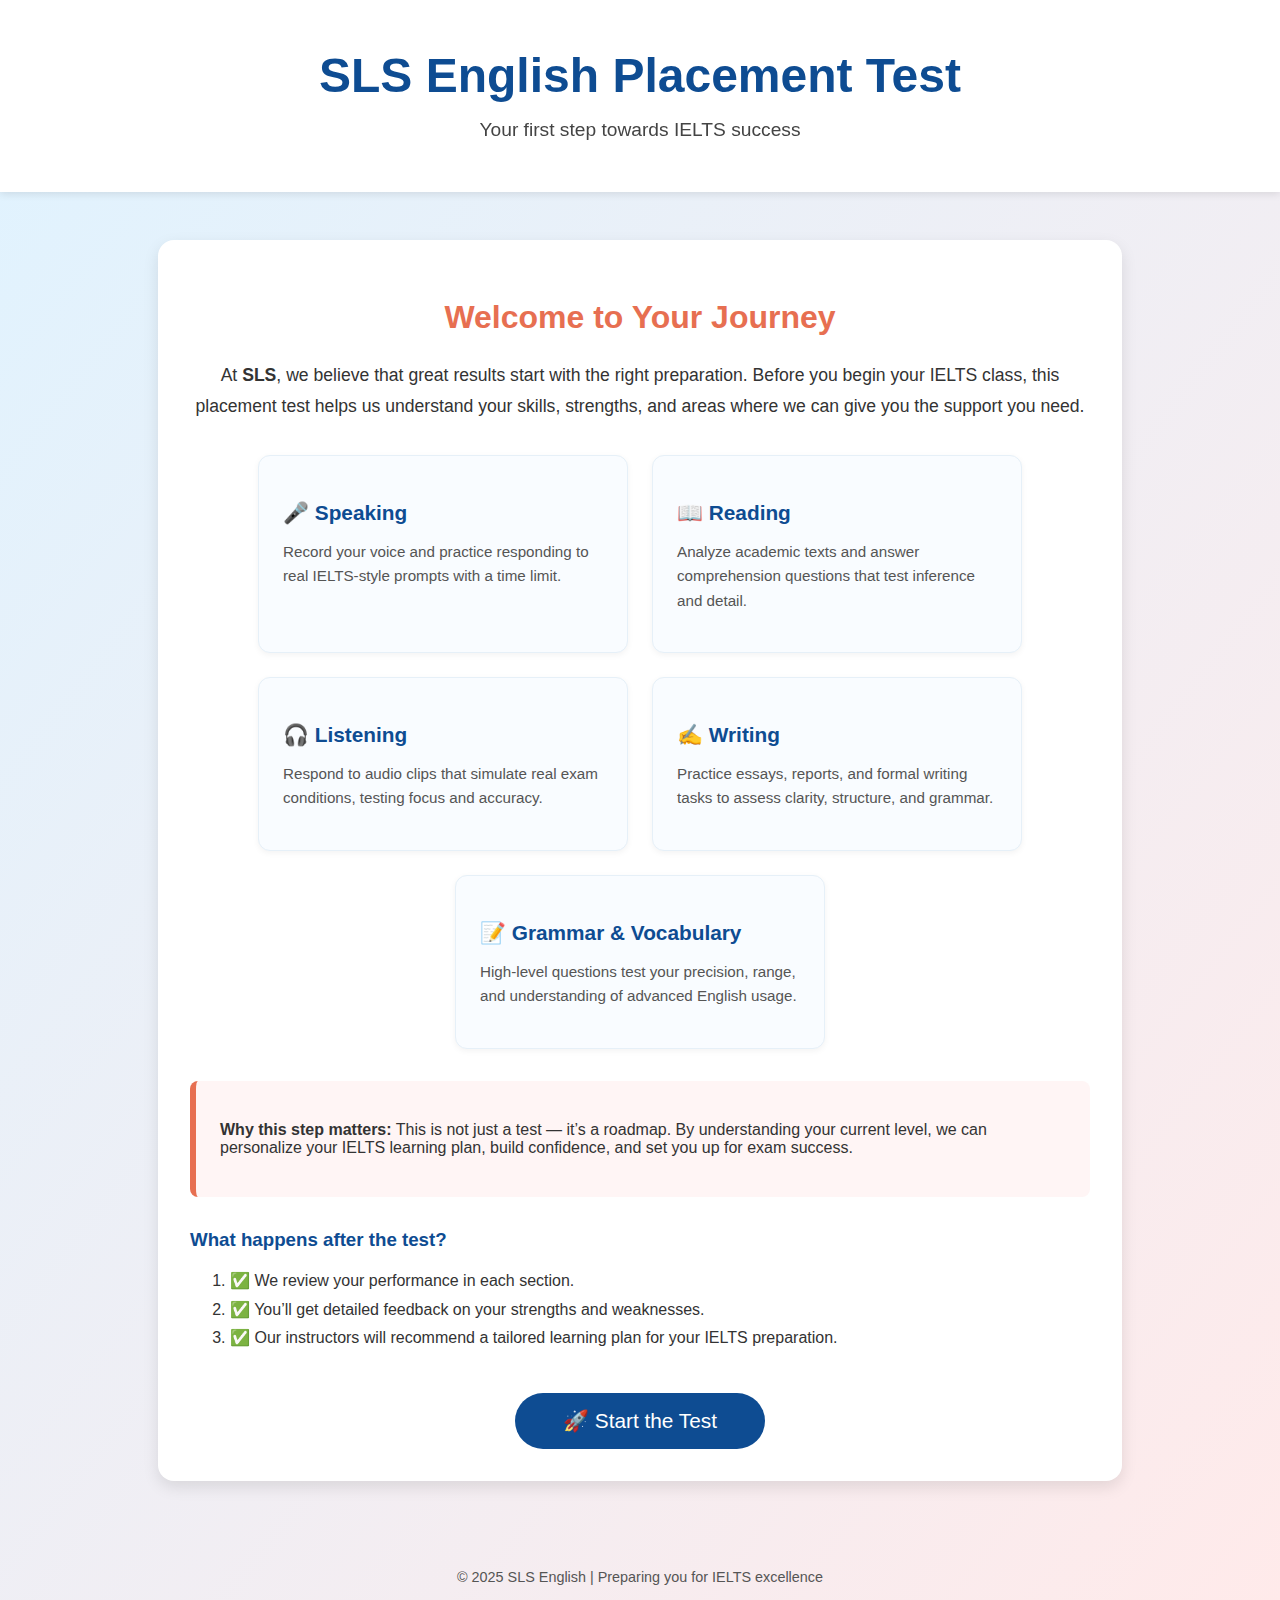
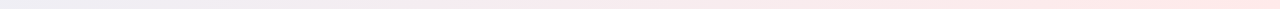
<file: pages/dex.html>
<!DOCTYPE html>
<html lang="en">
<head>
  <meta charset="UTF-8">
  <meta name="viewport" content="width=device-width, initial-scale=1.0">
  <title>SLS English Placement Test</title>
  <style>
    body {
      margin: 0;
      font-family: 'Open Sans', sans-serif;
      background: linear-gradient(to bottom right, #dff3ff, #ffeaea);
      color: #333;
    }

    header {
      text-align: center;
      padding: 3rem 1rem 2rem;
      background-color: #ffffffff;
      box-shadow: 0 2px 8px rgba(0,0,0,0.1);
	  top: 0;
	  z-index: 1000; /* keeps it above other content */
	  position: sticky;
    }
    header h1 {
      margin: 0;
      font-size: 3rem;
      color: #0E4C92;
    }
    header p {
      margin-top: 1rem;
      font-size: 1.2rem;
      color: #444;
    }

    main {
      max-width: 900px;
      margin: 3rem auto;
      padding: 2rem;
      background: white;
      border-radius: 16px;
      box-shadow: 0 6px 16px rgba(0,0,0,0.1);
    }

    main h2 {
      color: #E76F51;
      margin-bottom: 1.5rem;
      font-size: 2rem;
      text-align: center;
    }

    .intro {
      text-align: center;
      line-height: 1.8;
      font-size: 1.1rem;
      margin-bottom: 2rem;
    }

    .card-container {
		display: flex;
		flex-wrap: wrap;
		justify-content: center; /* centers items in the last row */
		gap: 1.5rem;
		margin-bottom: 2rem;
    }

    .card {
      background: #f9fcff;
      border: 1px solid #e6f0f8;
      padding: 1.5rem;
      border-radius: 12px;
      box-shadow: 0 2px 6px rgba(0,0,0,0.05);
      transition: 0.3s;
	  flex: 1 1 260px; /* min width 260px, flexible grow */
  max-width: 320px; /* optional */
    }
    .card:hover {
      transform: translateY(-4px);
      box-shadow: 0 4px 12px rgba(0,0,0,0.1);
    }
    .card h3 {
      color: #0E4C92;
      margin-bottom: 0.8rem;
      font-size: 1.3rem;
    }
    .card p {
      font-size: 0.95rem;
      line-height: 1.6;
      color: #555;
    }

    .important {
      background: #fff5f5;
      border-left: 6px solid #E76F51;
      padding: 1.5rem;
      border-radius: 8px;
      margin-bottom: 2rem;
      font-size: 1rem;
    }

    .steps {
      margin: 2rem 0;
    }
    .steps h3 {
      color: #0E4C92;
      margin-bottom: 1rem;
    }
    .steps ol {
      line-height: 1.8;
      font-size: 1rem;
    }

    .btn-container {
      text-align: center;
      margin-top: 2.5rem;
    }
    .btn {
      background: #0E4C92;
      color: white;
      padding: 1rem 3rem;
      border-radius: 50px;
      text-decoration: none;
      font-size: 1.3rem;
      transition: 0.3s ease;
      display: inline-block;
    }
    .btn:hover {
      background: #E76F51;
      transform: translateY(-3px);
    }

    footer {
      text-align: center;
      padding: 1.5rem;
      margin-top: 4rem;
      font-size: 0.9rem;
      color: #555;
    }
  </style>
</head>
<body>
  <header>
    <h1>SLS English Placement Test</h1>
    <p>Your first step towards IELTS success</p>
  </header>

  <main>
    <h2>Welcome to Your Journey</h2>

    <div class="intro">
      <p>
        At <strong>SLS</strong>, we believe that great results start with the right preparation.  
        Before you begin your IELTS class, this placement test helps us understand your skills,  
        strengths, and areas where we can give you the support you need.  
      </p>
    </div>

    <div class="card-container">
      <div class="card">
        <h3>🎤 Speaking</h3>
        <p>Record your voice and practice responding to real IELTS-style prompts with a time limit.</p>
      </div>
      <div class="card">
        <h3>📖 Reading</h3>
        <p>Analyze academic texts and answer comprehension questions that test inference and detail.</p>
      </div>
      <div class="card">
        <h3>🎧 Listening</h3>
        <p>Respond to audio clips that simulate real exam conditions, testing focus and accuracy.</p>
      </div>
      <div class="card">
        <h3>✍ Writing</h3>
        <p>Practice essays, reports, and formal writing tasks to assess clarity, structure, and grammar.</p>
      </div>
      <div class="card">
        <h3>📝 Grammar & Vocabulary</h3>
        <p>High-level questions test your precision, range, and understanding of advanced English usage.</p>
      </div>
    </div>

    <div class="important">
      <p><strong>Why this step matters:</strong>  
      This is not just a test — it’s a roadmap.  
      By understanding your current level, we can personalize your IELTS learning plan,  
      build confidence, and set you up for exam success.</p>
    </div>

    <div class="steps">
      <h3>What happens after the test?</h3>
      <ol>
        <li>✅ We review your performance in each section.</li>
        <li>✅ You’ll get detailed feedback on your strengths and weaknesses.</li>
        <li>✅ Our instructors will recommend a tailored learning plan for your IELTS preparation.</li>
      </ol>
    </div>

    <div class="btn-container">
      <a href="pages/part1intro.html" class="btn">🚀 Start the Test</a>
    </div>
  </main>

  <footer>
    &copy; 2025 SLS English | Preparing you for IELTS excellence
  </footer>
</body>
</html>
</file>
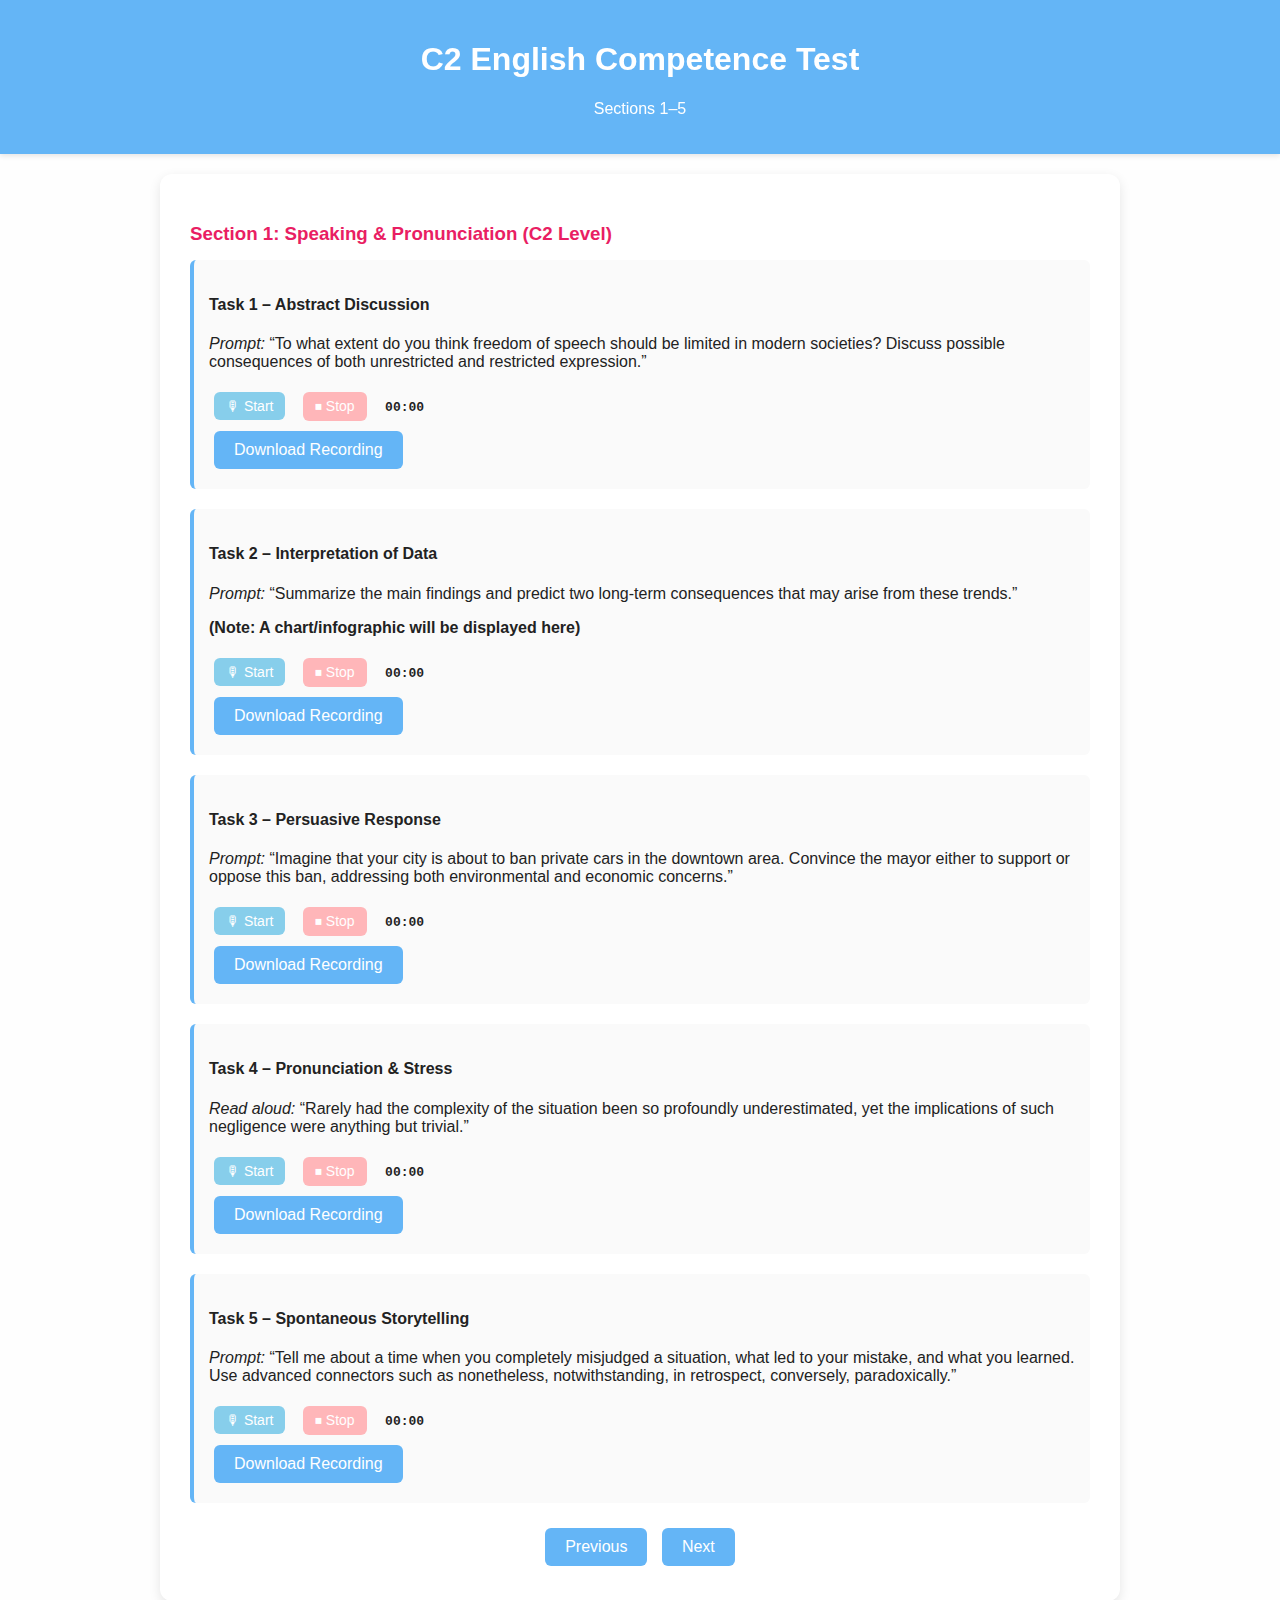
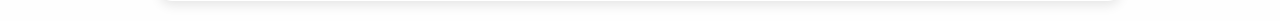
<file: pages/page1.html>
<!DOCTYPE html>
<html lang="en">
<head>
  <meta charset="UTF-8">
  <title>C2 English Competence Test</title>
  <link rel="stylesheet" href="../styles/style.css">
</head>
<body>

	<header>
	<h1>C2 English Competence Test</h1>
	<p>Sections 1–5</p>
	</header>

	<div class="container">

	<!-- Section 1 -->
	<div class="section active" id="section-1">
  <h3>Section 1: Speaking & Pronunciation (C2 Level)</h3>

  <!-- Task Template -->
  <div class="task">
    <h4>Task 1 – Abstract Discussion</h4>
    <p><em>Prompt:</em> “To what extent do you think freedom of speech should be limited in modern societies? Discuss possible consequences of both unrestricted and restricted expression.”</p>
    <div class="recorder" data-task="1"></div>
	<button id="downloadRecording">Download Recording</button>
  </div>

  <div class="task">
    <h4>Task 2 – Interpretation of Data</h4>
    <p><em>Prompt:</em> “Summarize the main findings and predict two long-term consequences that may arise from these trends.”</p>
    <p><strong>(Note: A chart/infographic will be displayed here)</strong></p>
    <div class="recorder" data-task="2"></div>
	<button id="downloadRecording">Download Recording</button>
  </div>

  <div class="task">
    <h4>Task 3 – Persuasive Response</h4>
    <p><em>Prompt:</em> “Imagine that your city is about to ban private cars in the downtown area. Convince the mayor either to support or oppose this ban, addressing both environmental and economic concerns.”</p>
    <div class="recorder" data-task="3"></div>
	<button id="downloadRecording">Download Recording</button>
  </div>

  <div class="task">
    <h4>Task 4 – Pronunciation & Stress</h4>
    <p><em>Read aloud:</em> “Rarely had the complexity of the situation been so profoundly underestimated, yet the implications of such negligence were anything but trivial.”</p>
    <div class="recorder" data-task="4"></div>
	<button id="downloadRecording">Download Recording</button>
  </div>

  <div class="task">
    <h4>Task 5 – Spontaneous Storytelling</h4>
    <p><em>Prompt:</em> “Tell me about a time when you completely misjudged a situation, what led to your mistake, and what you learned. Use advanced connectors such as nonetheless, notwithstanding, in retrospect, conversely, paradoxically.”</p>
    <div class="recorder" data-task="5"></div>
	<button id="downloadRecording">Download Recording</button>
  </div>
</div>

	<!-- Section 2 -->
	<div class="section" id="section-2">
	<h3>Section 2: Listening (C2 Level)</h3>

	<!-- Audio Placeholder -->
	<div class="task">
		<h4>Audio</h4>
		<audio controls>
		<source src="../audio/Listening_Test_Audio.mp3" type="audio/mpeg">
		Your browser does not support the audio element.
		</audio>
	</div>

	<!-- Toggle Script -->
	<div class="task">
		<button type="button" onclick="toggleScript()">Show/Hide Listening Script</button>
		<div id="listening-script" style="display:none; margin-top:10px; background:#fff0f5; padding:12px; border-radius:8px; font-size:14px;">
		<p><em>
		"When people imagine the history of innovation, they often picture a lone genius working tirelessly in isolation, eventually unveiling a revolutionary breakthrough. Yet, this narrative is misleading. Most transformative inventions were not sudden strokes of brilliance, but rather the culmination of countless incremental steps, frequently shaped by collaboration, error, and even sheer accident. The discovery of penicillin, for instance, was hardly the outcome of a meticulous experiment; instead, it emerged from Alexander Fleming’s seemingly trivial oversight—neglecting to clean a petri dish.
		</em></p>
		<p><em>
		Equally significant is the social and economic context in which innovations unfold. The steam engine did not transform society merely because of its mechanical efficiency, but because it aligned with the needs of an industrializing Europe eager for faster transport and mass production. Similarly, our current fascination with artificial intelligence is not solely due to its technical sophistication; it reflects broader cultural anxieties about human obsolescence and an appetite for efficiency that borders on obsession.
		</em></p>
		<p><em>
		Thus, to attribute innovation to individual brilliance alone is to misunderstand its essence. What truly propels human progress is the intricate interplay between chance, collaboration, and societal demand—factors far messier, and far more human, than the myth of the solitary genius would suggest."
		</em></p>
		</div>
	</div>

	<!-- Questions -->
	<div class="task">
		<h4>Q1 – Multiple Choice (Main Idea)</h4>
		<p>The central argument of the talk is that:</p>
		<label><input type="radio" name="q1"> a) Innovation primarily arises from solitary genius working in isolation.</label><br>
		<label><input type="radio" name="q1"> b) Most inventions are products of chance, teamwork, and societal needs rather than individual brilliance.</label><br>
		<label><input type="radio" name="q1"> c) The steam engine was more important than artificial intelligence in shaping human progress.</label><br>
		<label><input type="radio" name="q1"> d) Fleming’s discovery of penicillin was entirely deliberate and systematic.</label>
	</div>

	<div class="task">
		<h4>Q2 – Inference (Why?)</h4>
		<p>What does the speaker imply by describing society’s fascination with artificial intelligence as “an appetite for efficiency that borders on obsession”?</p>
		<label><input type="radio" name="q2"> a) Society values efficiency above almost everything else, sometimes irrationally.</label><br>
		<label><input type="radio" name="q2"> b) AI is already more efficient than humans in every context.</label><br>
		<label><input type="radio" name="q2"> c) Obsession with AI efficiency has eliminated all cultural anxieties.</label><br>
		<label><input type="radio" name="q2"> d) The desire for efficiency is unique to the modern technological era.</label>
	</div>

	<div class="task">
		<h4>Q3 – Paraphrase Recognition (Gap-fill)</h4>
		<p>Complete the sentence using the listening passage (exact wording not required, but meaning must match):</p>
		<p><em>The speaker argues that innovation is not merely a technical achievement but also depends on ______ and ______.</em></p>
		<input type="text" placeholder="Type your answer here..." style="width:100%; padding:8px; border-radius:6px;">
	</div>

	<div class="task">
		<h4>Q4 – Detail (Specific Example)</h4>
		<p>According to the passage, what role did context play in the impact of the steam engine?</p>
		<label><input type="radio" name="q4"> a) It became influential because its invention coincided with Europe’s industrialization needs.</label><br>
		<label><input type="radio" name="q4"> b) It was efficient enough to transform society without external factors.</label><br>
		<label><input type="radio" name="q4"> c) It spread widely because of its affordability to ordinary citizens.</label><br>
		<label><input type="radio" name="q4"> d) It was rejected at first due to fears of unemployment.</label>
	</div>

	<div class="task">
		<h4>Q5 – Critical Thinking (Beyond the Text)</h4>
		<p>The speaker contrasts the “myth of the solitary genius” with the actual drivers of innovation. Which of the following best captures this contrast?</p>
		<label><input type="radio" name="q5"> a) Genius is timeless, whereas context is temporary.</label><br>
		<label><input type="radio" name="q5"> b) Inventions succeed mainly due to accidents, not intelligence.</label><br>
		<label><input type="radio" name="q5"> c) Collaboration, chance, and social demand outweigh the role of isolated brilliance.</label><br>
		<label><input type="radio" name="q5"> d) The best innovations are always unexpected and unplanned.</label>
	</div>
	</div>

	<!-- Section 3 -->
	<div class="section" id="section-3">
	<h3>Section 3: Reading (C2 Level)</h3>

	<!-- Reading Passage -->
	<div class="task">
		<h4>Reading Passage</h4>
		<div style="max-height: 250px; overflow-y: auto; padding: 12px; background: #fefcff; border: 1px solid #e6e6fa; border-radius: 8px; font-size: 14px;">
		<p><em>
		"The concept of resilience has been widely adopted across disciplines, from ecology to psychology and economics. At first glance, resilience appears to denote a straightforward quality: the ability of a system or individual to ‘bounce back’ from adversity. Yet, on closer examination, the notion is far less simplistic. In ecological studies, resilience does not imply returning to a prior state, but rather the capacity of an ecosystem to absorb disturbances while continuing to function, even if in a transformed state. Likewise, in psychology, resilience is less about eliminating distress and more about sustaining meaningful engagement with life despite ongoing hardship.
		</em></p>
		<p><em>
		However, the widespread embrace of resilience as a buzzword has generated criticism. Some scholars argue that valorizing resilience risks obscuring structural inequities by placing responsibility on individuals to adapt, rather than on institutions to reform. For example, exhorting workers to develop resilience in the face of exploitative labor conditions may normalize injustice rather than challenge it. In this sense, resilience can become complicit with systems of power, quietly reinforcing the very problems it purports to address.
		</em></p>
		<p><em>
		On the other hand, rejecting resilience outright is equally problematic. To deny its significance is to overlook the undeniable fact that human and ecological systems alike do adapt, often in astonishingly creative ways. The challenge, therefore, lies in distinguishing between resilience as an empowering capacity and resilience as a rhetorical tool that excuses structural failure. Only by maintaining this distinction can we appreciate the concept’s complexity and avoid its misuse.
		</em></p>
		<p><em>
		Ultimately, resilience is neither an unqualified virtue nor an empty cliché. It is a contested terrain, reflecting both the promise of human adaptability and the perils of overlooking the conditions that necessitate it in the first place."
		</em></p>
		</div>
	</div>

	<!-- Questions -->
	<div class="task">
		<h4>Q1 – Vocabulary-in-Context</h4>
		<p>In the phrase “resilience can become complicit with systems of power,” the word <em>complicit</em> most nearly means:</p>
		<label><input type="radio" name="r1"> a) Actively resisting</label><br>
		<label><input type="radio" name="r1"> b) Passively supporting wrongdoing</label><br>
		<label><input type="radio" name="r1"> c) Operating independently</label><br>
		<label><input type="radio" name="r1"> d) Inevitably collapsing</label>
	</div>

	<div class="task">
		<h4>Q2 – Paraphrase / Gap-fill</h4>
		<p>Complete the sentence based on the text:</p>
		<p><em>In ecological terms, resilience refers to the ability of a system to ______ while still continuing to function, even if in a different form.</em></p>
		<input type="text" placeholder="Type your answer here..." style="width:100%; padding:8px; border-radius:6px;">
	</div>

	<div class="task">
		<h4>Q3 – Inference (Critical Thinking)</h4>
		<p>What criticism does the passage raise about the widespread use of resilience?</p>
		<label><input type="radio" name="r3"> a) It distracts from systemic injustices by overemphasizing individual coping.</label><br>
		<label><input type="radio" name="r3"> b) It is a meaningless concept with no real-world applications.</label><br>
		<label><input type="radio" name="r3"> c) It suggests ecosystems always return to their original state after disturbance.</label><br>
		<label><input type="radio" name="r3"> d) It proves individuals cannot adapt without institutional help.</label>
	</div>

	<div class="task">
		<h4>Q4 – Detail / Multiple Choice</h4>
		<p>According to the passage, why is rejecting resilience altogether problematic?</p>
		<label><input type="radio" name="r4"> a) Because resilience has no universally accepted definition.</label><br>
		<label><input type="radio" name="r4"> b) Because it ignores the genuine adaptive capacities of humans and ecosystems.</label><br>
		<label><input type="radio" name="r4"> c) Because resilience always improves exploitative systems.</label><br>
		<label><input type="radio" name="r4"> d) Because it proves institutions can never reform.</label>
	</div>

	<div class="task">
		<h4>Q5 – Critical Evaluation</h4>
		<p>Which of the following best reflects the author’s stance on resilience?</p>
		<label><input type="radio" name="r5"> a) It is always positive and should be encouraged uncritically.</label><br>
		<label><input type="radio" name="r5"> b) It is meaningless and should be abandoned.</label><br>
		<label><input type="radio" name="r5"> c) It has both empowering potential and risks of misuse, depending on context.</label><br>
		<label><input type="radio" name="r5"> d) It is only relevant in ecological and psychological studies, not social issues.</label>
	</div>
	</div>

	<!-- Section 4 -->
	<div class="section" id="section-4">
	<h3>Section 4: Writing Skills (C2 Level)</h3>

	<!-- Task 1 -->
	<div class="task">
		<h4>Task 1 – Formal Argument Essay</h4>
		<p><strong>Instructions:</strong> Write 250–300 words.</p>
		<p><em>"Some argue that technological innovation inevitably benefits society, while others contend that it often deepens inequality and erodes cultural values. To what extent do you agree or disagree? Support your response with well-reasoned arguments and examples."</em></p>
		<textarea rows="10" placeholder="Type your essay here..."></textarea>
	</div>

	<!-- Task 2 -->
	<div class="task">
		<h4>Task 2 – Report Writing</h4>
		<p><strong>Instructions:</strong> Draft a concise report (200–250 words).</p>
		<p><em>"You are a policy analyst for a government department. Draft a concise report advising whether your city should prioritize investment in renewable energy infrastructure or in advanced digital technologies. Your report should weigh both short-term economic benefits and long-term sustainability."</em></p>
		<textarea rows="10" placeholder="Type your report here..."></textarea>
	</div>

	<!-- Task 3 -->
	<div class="task">
		<h4>Task 3 – Critical Response</h4>
		<p><strong>Instructions:</strong> Respond in 200–250 words.</p>
		<p><em>"A recent article claims that resilience has become a dangerous distraction, encouraging individuals to adapt to harmful conditions rather than fight for change. Do you agree with this critique? Evaluate the strengths and weaknesses of this perspective."</em></p>
		<textarea rows="10" placeholder="Type your response here..."></textarea>
	</div>

	<!-- Task 4 -->
	<div class="task">
		<h4>Task 4 – Creative Narrative with Constraints</h4>
		<p><strong>Instructions:</strong> Write a short story (200–250 words).</p>
		<p><em>Your story must include:</em></p>
		<ul>
		<li>A moment of miscommunication that has serious consequences.</li>
		<li>At least three of the following words: paradox, hindsight, precarious, labyrinth, fleeting.</li>
		</ul>
		<textarea rows="10" placeholder="Type your story here..."></textarea>
	</div>

	<!-- Task 5 -->
	<div class="task">
		<h4>Task 5 – Formal Email (Register Test)</h4>
		<p><strong>Instructions:</strong> Write 150–200 words.</p>
		<p><em>"You are applying for a highly competitive international fellowship. Write a formal email to the selection committee highlighting your qualifications, experiences, and the specific ways you would contribute to the fellowship’s mission. Maintain an appropriately formal tone and avoid clichés."</em></p>
		<textarea rows="8" placeholder="Type your email here..."></textarea>
	</div>
	</div>


	<!-- Section 5 -->
	<div class="section" id="section-5">
	<h3>Section 5: Grammar & Vocabulary (C2 Level)</h3>

	<!-- Q1 -->
	<div class="task">
		<h4>Q1 – Error Correction</h4>
		<p>The sentence below contains two errors. Rewrite it correctly.</p>
		<blockquote>"Hardly I had arrived to the conference when I realized I left my notes at home."</blockquote>
		<textarea rows="3" placeholder="Rewrite the correct sentence here..."></textarea>
	</div>

	<!-- Q2 -->
	<div class="task">
		<h4>Q2 – Advanced Gap-fill (Collocations & Idiomatic Use)</h4>
		<p>Complete the sentence with the most appropriate word/phrase:</p>
		<p><em>"Although the minister’s speech was full of elegant rhetoric, it completely failed to ______ with the concerns of the ordinary citizens."</em></p>
		<label><input type="radio" name="q2"> a) resonate</label><br>
		<label><input type="radio" name="q2"> b) reverberate</label><br>
		<label><input type="radio" name="q2"> c) echoe</label><br>
		<label><input type="radio" name="q2"> d) reverence</label>
	</div>

	<!-- Q3 -->
	<div class="task">
		<h4>Q3 – Word Formation</h4>
		<p>Complete the sentence with the correct form of the word in brackets:</p>
		<p><em>"Her constant ______ (ASSERT) during the negotiations made it clear she would not concede easily."</em></p>
		<input type="text" placeholder="Type your answer here...">
	</div>

	<!-- Q4 -->
	<div class="task">
		<h4>Q4 – Sentence Transformation</h4>
		<p>Rewrite the sentence so that it has the same meaning, beginning with the word given.</p>
		<p><em>"They started the project only after the funding had been approved."</em></p>
		<p><strong>Begin with:</strong> <em>"Only after..."</em></p>
		<textarea rows="3" placeholder="Rewrite the sentence here..."></textarea>
	</div>

	<!-- Q5 -->
	<div class="task">
		<h4>Q5 – Lexical Precision (Multiple Choice)</h4>
		<p>Choose the word that best fits the context:</p>
		<p><em>"The scientist argued that the data was too ______ to justify drawing such sweeping conclusions."</em></p>
		<label><input type="radio" name="q5"> a) tenuous</label><br>
		<label><input type="radio" name="q5"> b) vigorous</label><br>
		<label><input type="radio" name="q5"> c) prodigious</label><br>
		<label><input type="radio" name="q5"> d) conspicuous</label>
	</div>
	</div>

	<!-- Navigation -->
	<div class="navigation">
		<button onclick="prevSection()">Previous</button>
		<button onclick="nextSection()">Next</button>
		<button onclick="submitQuiz()" id="submitBtn" style="display:none;">Submit</button>
	</div>
	</div>
	<script src="../scripts/script.js"></script>
</body>
</html>
</file>
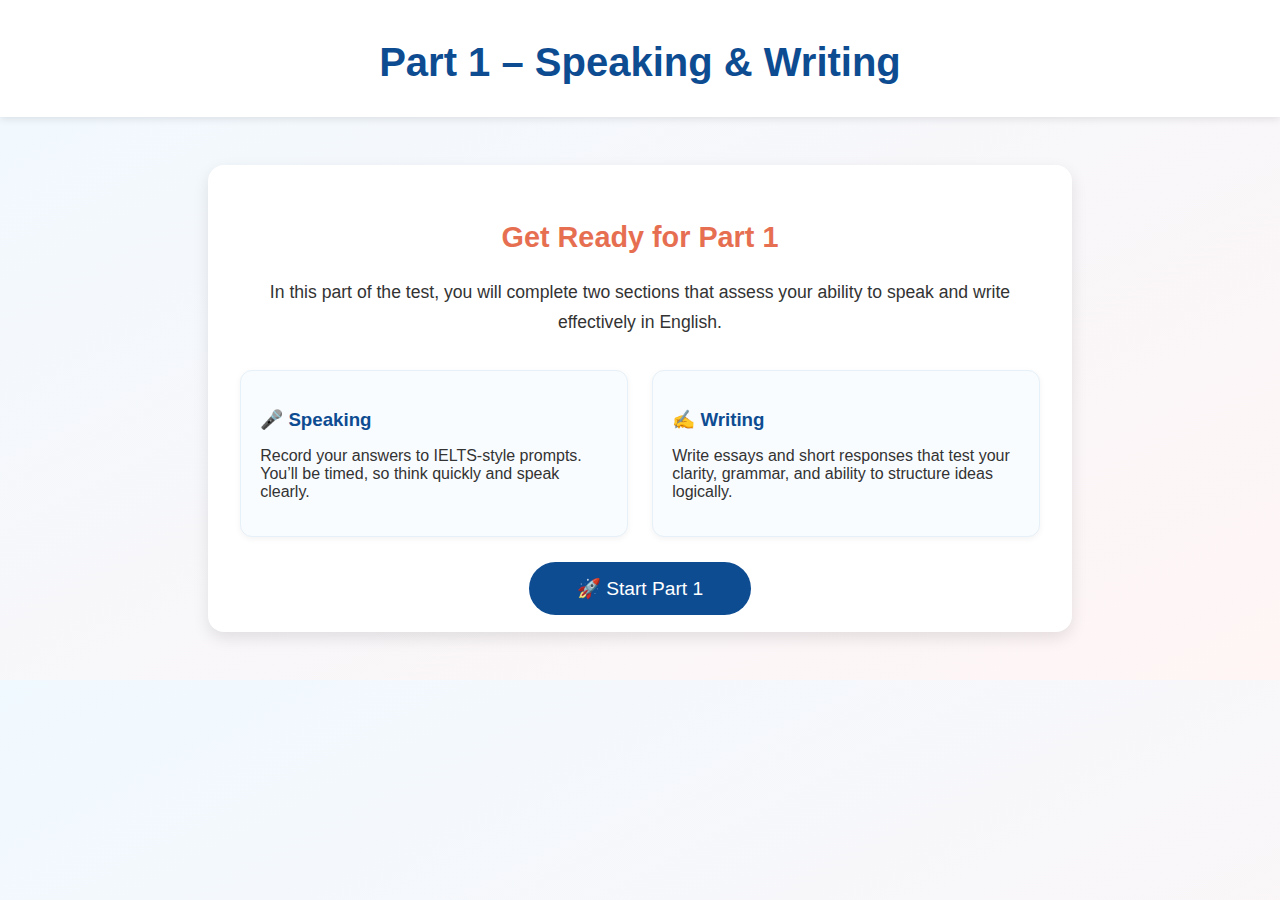
<file: pages/part1intro.html>
<!DOCTYPE html>
<html lang="en">
<head>
  <meta charset="UTF-8">
  <meta name="viewport" content="width=device-width, initial-scale=1.0">
  <title>SLS Placement Test – Part 1</title>
  <style>
    body {
      margin: 0;
      font-family: 'Open Sans', sans-serif;
      background: linear-gradient(to bottom right, #f0f9ff, #fff5f5);
      color: #333;
    }
    header {
      text-align: center;
      padding: 2.5rem 1rem 2rem;
      background-color: #ffffff;
      box-shadow: 0 2px 8px rgba(0,0,0,0.1);
    }
    header h1 {
      margin: 0;
      font-size: 2.5rem;
      color: #0E4C92;
    }
    main {
      max-width: 800px;
      margin: 3rem auto;
      padding: 2rem;
      background: white;
      border-radius: 16px;
      box-shadow: 0 6px 16px rgba(0,0,0,0.1);
    }
    main h2 {
      color: #E76F51;
      margin-bottom: 1.5rem;
      font-size: 1.8rem;
      text-align: center;
    }
    .intro {
      text-align: center;
      font-size: 1.1rem;
      line-height: 1.7;
      margin-bottom: 2rem;
    }
    .card-container {
      display: flex;
      flex-wrap: wrap;
      justify-content: center;
      gap: 1.5rem;
    }
    .card {
      background: #f9fcff;
      border: 1px solid #e6f0f8;
      padding: 1.2rem;
      border-radius: 12px;
      box-shadow: 0 2px 6px rgba(0,0,0,0.05);
      flex: 1 1 300px;
      transition: 0.3s;
    }
    .card:hover {
      transform: translateY(-3px);
      box-shadow: 0 4px 10px rgba(0,0,0,0.1);
    }
    .card h3 {
      color: #0E4C92;
      margin-bottom: 0.8rem;
    }
    .btn-container {
      text-align: center;
      margin-top: 2.5rem;
    }
    .btn {
      background: #0E4C92;
      color: white;
      padding: 1rem 3rem;
      border-radius: 50px;
      text-decoration: none;
      font-size: 1.2rem;
      transition: 0.3s ease;
    }
    .btn:hover {
      background: #E76F51;
      transform: translateY(-3px);
    }
  </style>
</head>
<body>
  <header>
    <h1>Part 1 – Speaking & Writing</h1>
  </header>

  <main>
    <h2>Get Ready for Part 1</h2>
    <div class="intro">
      <p>In this part of the test, you will complete two sections that assess your ability to speak and write effectively in English.</p>
    </div>

    <div class="card-container">
      <div class="card">
        <h3>🎤 Speaking</h3>
        <p>Record your answers to IELTS-style prompts. You’ll be timed, so think quickly and speak clearly.</p>
      </div>
      <div class="card">
        <h3>✍ Writing</h3>
        <p>Write essays and short responses that test your clarity, grammar, and ability to structure ideas logically.</p>
      </div>
    </div>

    <div class="btn-container">
      <a href="part1main.html" class="btn">🚀 Start Part 1</a>
    </div>
  </main>
</body>
</html>
</file>
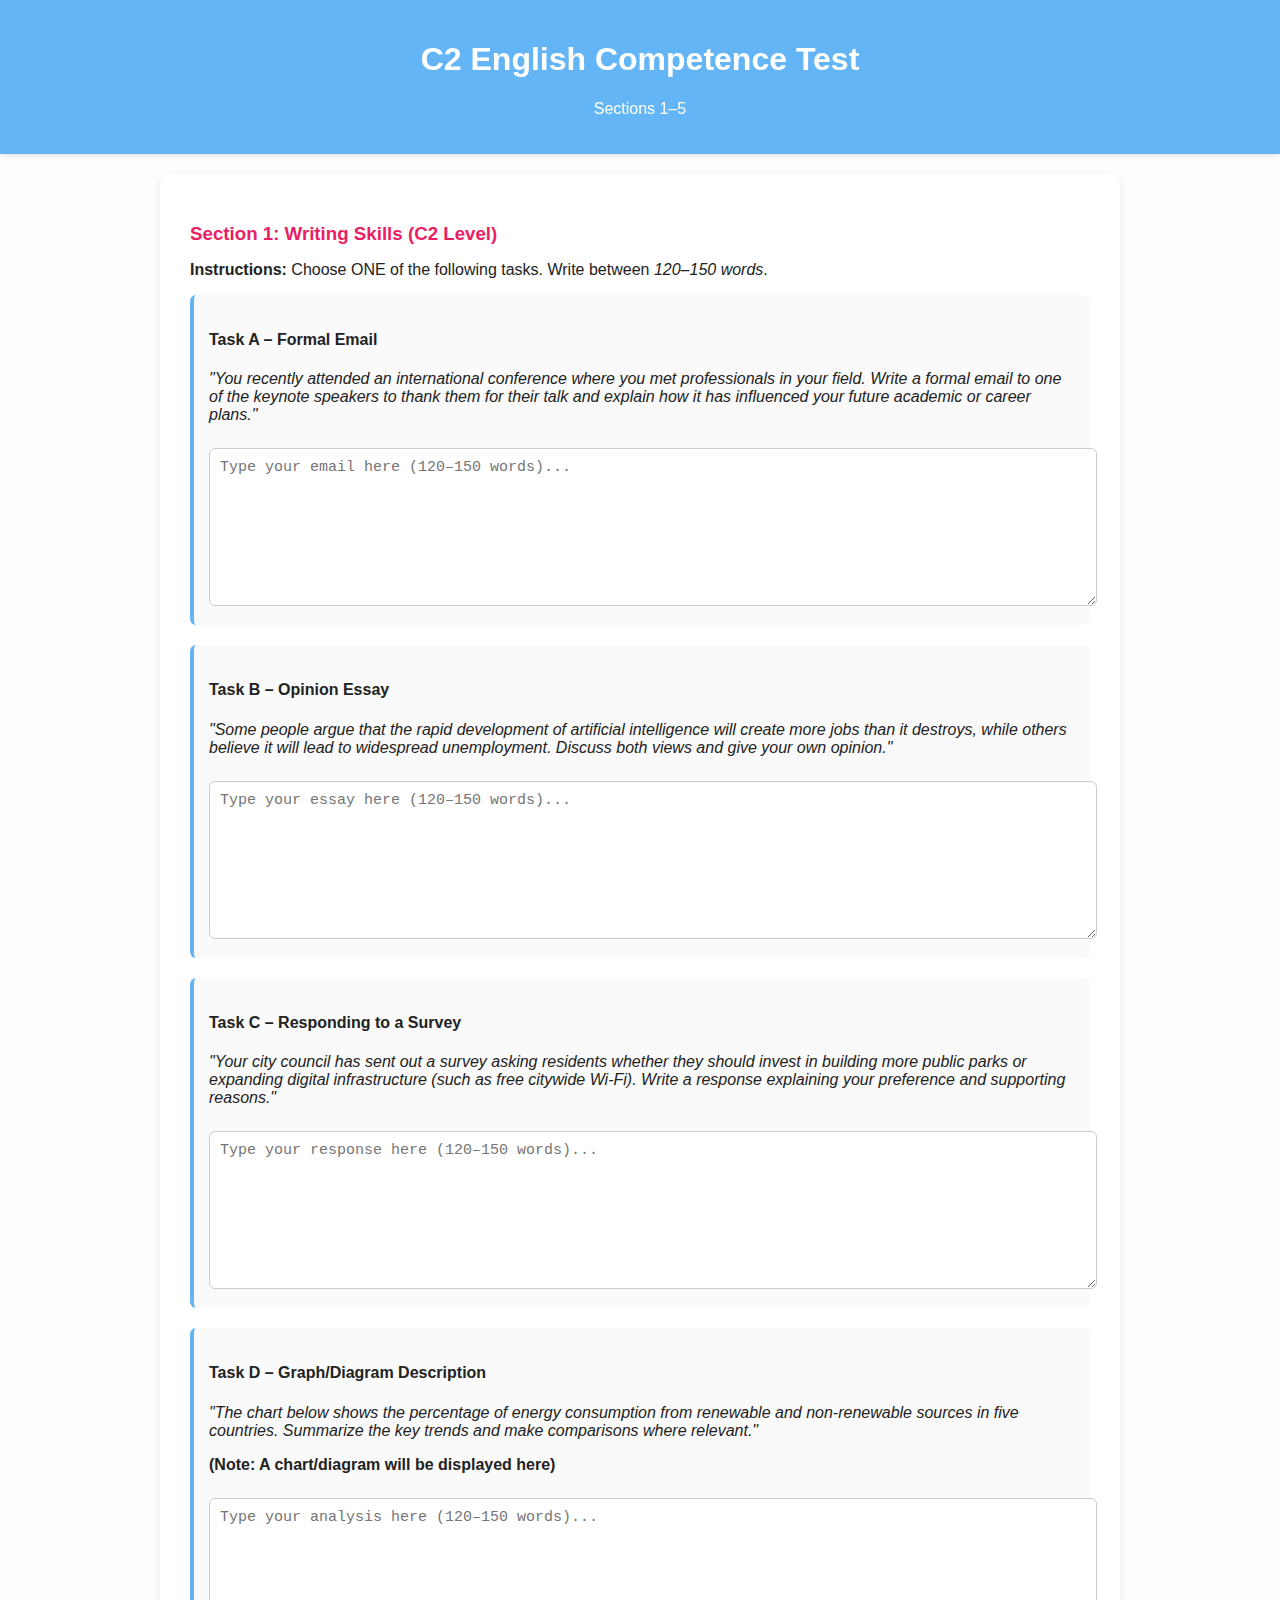
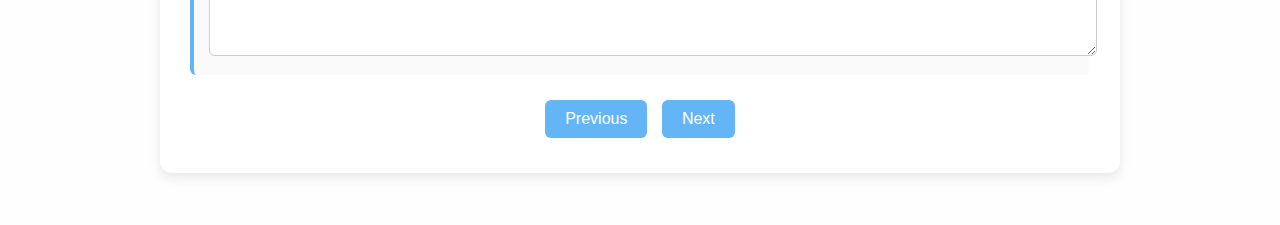
<file: pages/part1main.html>
<!DOCTYPE html>
<html lang="en">
<head>
  <meta charset="UTF-8">
  <title>C2 English Competence Test</title>
  <link rel="stylesheet" href="../styles/style.css">
</head>
<body>

<header>
  <h1>C2 English Competence Test</h1>
  <p>Sections 1–5</p>
</header>

<div class="container">

  <!-- Section 1 (Writing) -->
<div class="section active" id="section-1">
  <h3>Section 1: Writing Skills (C2 Level)</h3>
  <p><strong>Instructions:</strong> Choose ONE of the following tasks. Write between <em>120–150 words</em>.</p>

  <!-- Task A – Formal Email / Letter -->
  <div class="task">
    <h4>Task A – Formal Email</h4>
    <p><em>
      "You recently attended an international conference where you met professionals in your field. Write a formal email to one of the keynote speakers to thank them for their talk and explain how it has influenced your future academic or career plans."
    </em></p>
    <textarea rows="8" placeholder="Type your email here (120–150 words)..."></textarea>
  </div>

  <!-- Task B – IELTS-Type Essay -->
  <div class="task">
    <h4>Task B – Opinion Essay</h4>
    <p><em>
      "Some people argue that the rapid development of artificial intelligence will create more jobs than it destroys, while others believe it will lead to widespread unemployment. Discuss both views and give your own opinion."
    </em></p>
    <textarea rows="8" placeholder="Type your essay here (120–150 words)..."></textarea>
  </div>

  <!-- Task C – CELPIP-Type Survey Response -->
  <div class="task">
    <h4>Task C – Responding to a Survey</h4>
    <p><em>
      "Your city council has sent out a survey asking residents whether they should invest in building more public parks or expanding digital infrastructure (such as free citywide Wi-Fi). Write a response explaining your preference and supporting reasons."
    </em></p>
    <textarea rows="8" placeholder="Type your response here (120–150 words)..."></textarea>
  </div>

  <!-- Task D – Graph/Diagram Analysis -->
  <div class="task">
    <h4>Task D – Graph/Diagram Description</h4>
    <p><em>
      "The chart below shows the percentage of energy consumption from renewable and non-renewable sources in five countries. Summarize the key trends and make comparisons where relevant."
    </em></p>
    <p><strong>(Note: A chart/diagram will be displayed here)</strong></p>
    <textarea rows="8" placeholder="Type your analysis here (120–150 words)..."></textarea>
  </div>
</div>


  <!-- Section 2 (Speaking) -->
<div class="section" id="section-2">
  <h3>Section 2: Speaking & Pronunciation (C2 Level)</h3>
  <p><strong>Instructions:</strong> Answer <em>all three</em> tasks below. 
  Speak for <em>no more than 1.5 minutes</em> per task. 
  After completing the section, <em>download your recordings and forward them</em> to your examiner.</p>

  <!-- Task 1 – Abstract Discussion -->
  <div class="task">
    <h4>Task 1 – Abstract Discussion</h4>
    <p><em>Prompt:</em> “To what extent do you think freedom of speech should be limited in modern societies? Discuss possible consequences of both unrestricted and restricted expression.”</p>
    <div class="recorder" data-task="1"></div>
    <button class="downloadRecording">Download Recording</button>
  </div>

  <!-- Task 2 – Interpretation of Data -->
  <div class="task">
    <h4>Task 2 – Interpretation of Data</h4>
    <p><em>Prompt:</em> “Summarize the main findings and predict two long-term consequences that may arise from these trends.”</p>
    <p><strong>(Note: A chart/infographic will be displayed here)</strong></p>
    <div class="recorder" data-task="2"></div>
    <button class="downloadRecording">Download Recording</button>
  </div>

  <!-- Task 3 – Persuasive Response -->
  <div class="task">
    <h4>Task 3 – Persuasive Response</h4>
    <p><em>Prompt:</em> “Imagine that your city is about to ban private cars in the downtown area. Convince the mayor either to support or oppose this ban, addressing both environmental and economic concerns.”</p>
    <div class="recorder" data-task="3"></div>
    <button class="downloadRecording">Download Recording</button>
  </div>
</div>

  <!-- Navigation -->
  <div class="navigation">
    <button onclick="prevSection()">Previous</button>
    <button onclick="nextSection()">Next</button>
    <button onclick="submitQuiz()" id="submitBtn" style="display:none;">Submit</button>
  </div>
</div>

<script src="../scripts/script.js"></script>
</body>
</html>
</file>
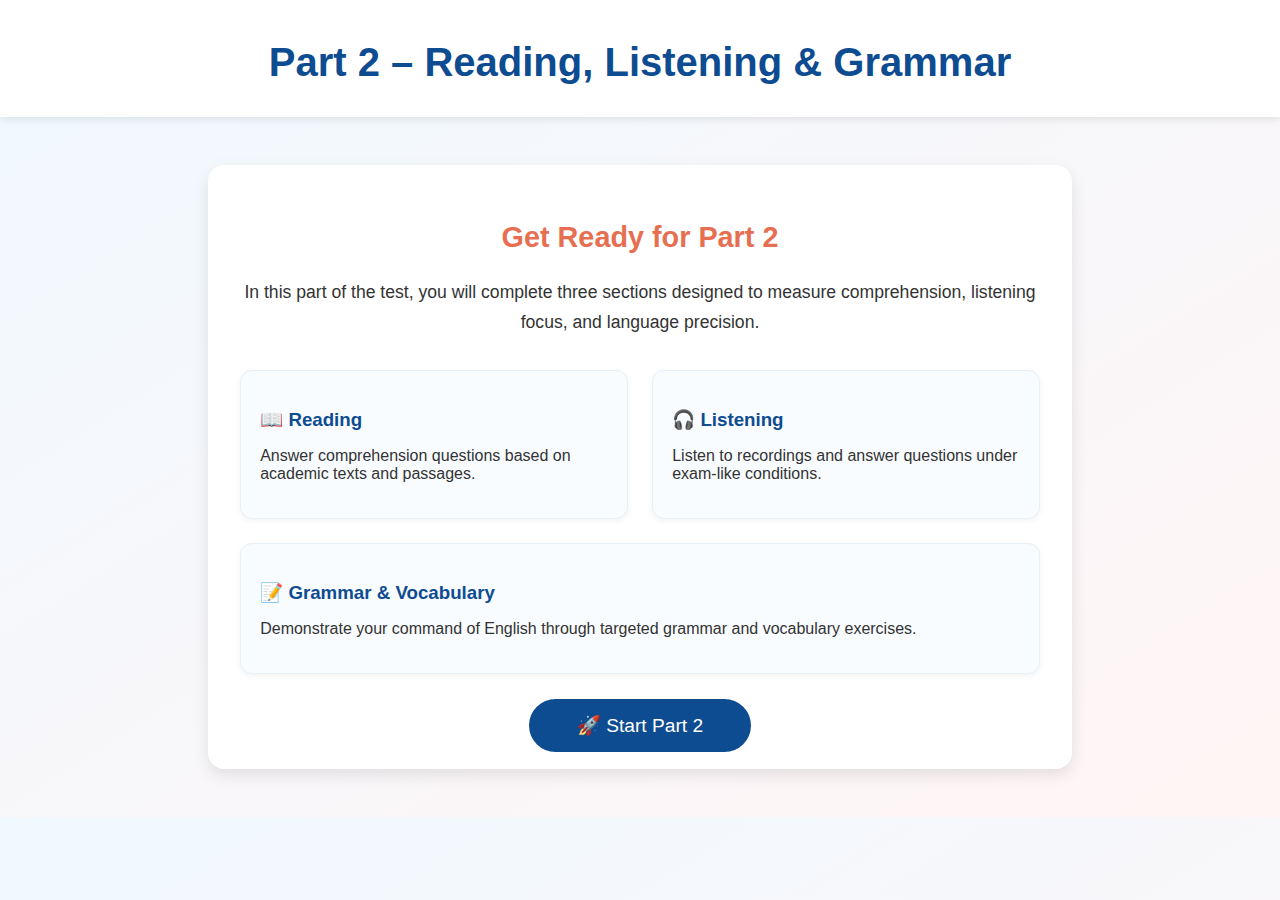
<file: pages/part2intro.html>
<!DOCTYPE html>
<html lang="en">
<head>
  <meta charset="UTF-8">
  <meta name="viewport" content="width=device-width, initial-scale=1.0">
  <title>SLS Placement Test – Part 2</title>
  <style>
    body {
      margin: 0;
      font-family: 'Open Sans', sans-serif;
      background: linear-gradient(to bottom right, #f0f9ff, #fff5f5);
      color: #333;
    }
    header {
      text-align: center;
      padding: 2.5rem 1rem 2rem;
      background-color: #ffffff;
      box-shadow: 0 2px 8px rgba(0,0,0,0.1);
    }
    header h1 {
      margin: 0;
      font-size: 2.5rem;
      color: #0E4C92;
    }
    main {
      max-width: 800px;
      margin: 3rem auto;
      padding: 2rem;
      background: white;
      border-radius: 16px;
      box-shadow: 0 6px 16px rgba(0,0,0,0.1);
    }
    main h2 {
      color: #E76F51;
      margin-bottom: 1.5rem;
      font-size: 1.8rem;
      text-align: center;
    }
    .intro {
      text-align: center;
      font-size: 1.1rem;
      line-height: 1.7;
      margin-bottom: 2rem;
    }
    .card-container {
      display: flex;
      flex-wrap: wrap;
      justify-content: center;
      gap: 1.5rem;
    }
    .card {
      background: #f9fcff;
      border: 1px solid #e6f0f8;
      padding: 1.2rem;
      border-radius: 12px;
      box-shadow: 0 2px 6px rgba(0,0,0,0.05);
      flex: 1 1 300px;
      transition: 0.3s;
    }
    .card:hover {
      transform: translateY(-3px);
      box-shadow: 0 4px 10px rgba(0,0,0,0.1);
    }
    .card h3 {
      color: #0E4C92;
      margin-bottom: 0.8rem;
    }
    .btn-container {
      text-align: center;
      margin-top: 2.5rem;
    }
    .btn {
      background: #0E4C92;
      color: white;
      padding: 1rem 3rem;
      border-radius: 50px;
      text-decoration: none;
      font-size: 1.2rem;
      transition: 0.3s ease;
    }
    .btn:hover {
      background: #E76F51;
      transform: translateY(-3px);
    }
  </style>
</head>
<body>
  <header>
    <h1>Part 2 – Reading, Listening & Grammar</h1>
  </header>

  <main>
    <h2>Get Ready for Part 2</h2>
    <div class="intro">
      <p>In this part of the test, you will complete three sections designed to measure comprehension, listening focus, and language precision.</p>
    </div>

    <div class="card-container">
      <div class="card">
        <h3>📖 Reading</h3>
        <p>Answer comprehension questions based on academic texts and passages.</p>
      </div>
      <div class="card">
        <h3>🎧 Listening</h3>
        <p>Listen to recordings and answer questions under exam-like conditions.</p>
      </div>
      <div class="card">
        <h3>📝 Grammar & Vocabulary</h3>
        <p>Demonstrate your command of English through targeted grammar and vocabulary exercises.</p>
      </div>
    </div>

    <div class="btn-container">
      <a href="part2main.html" class="btn">🚀 Start Part 2</a>
    </div>
  </main>
</body>
</html>
</file>
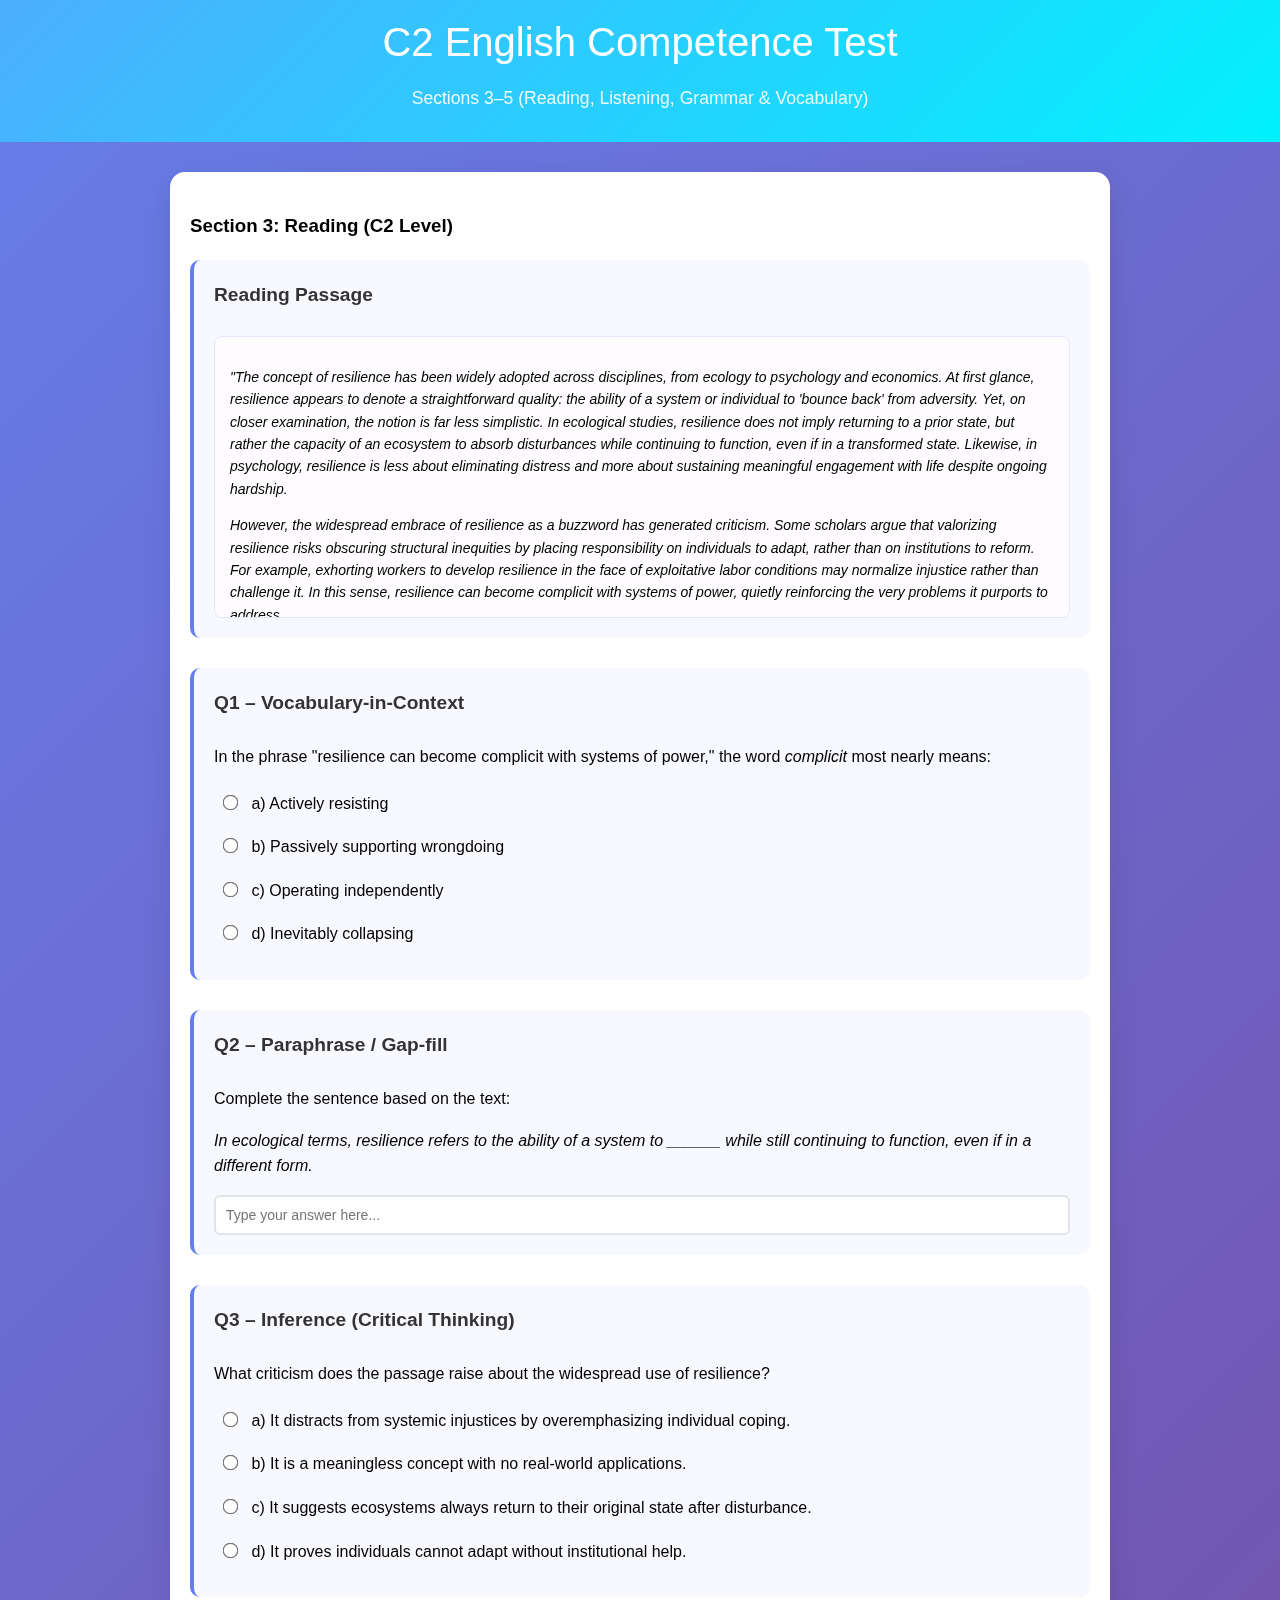
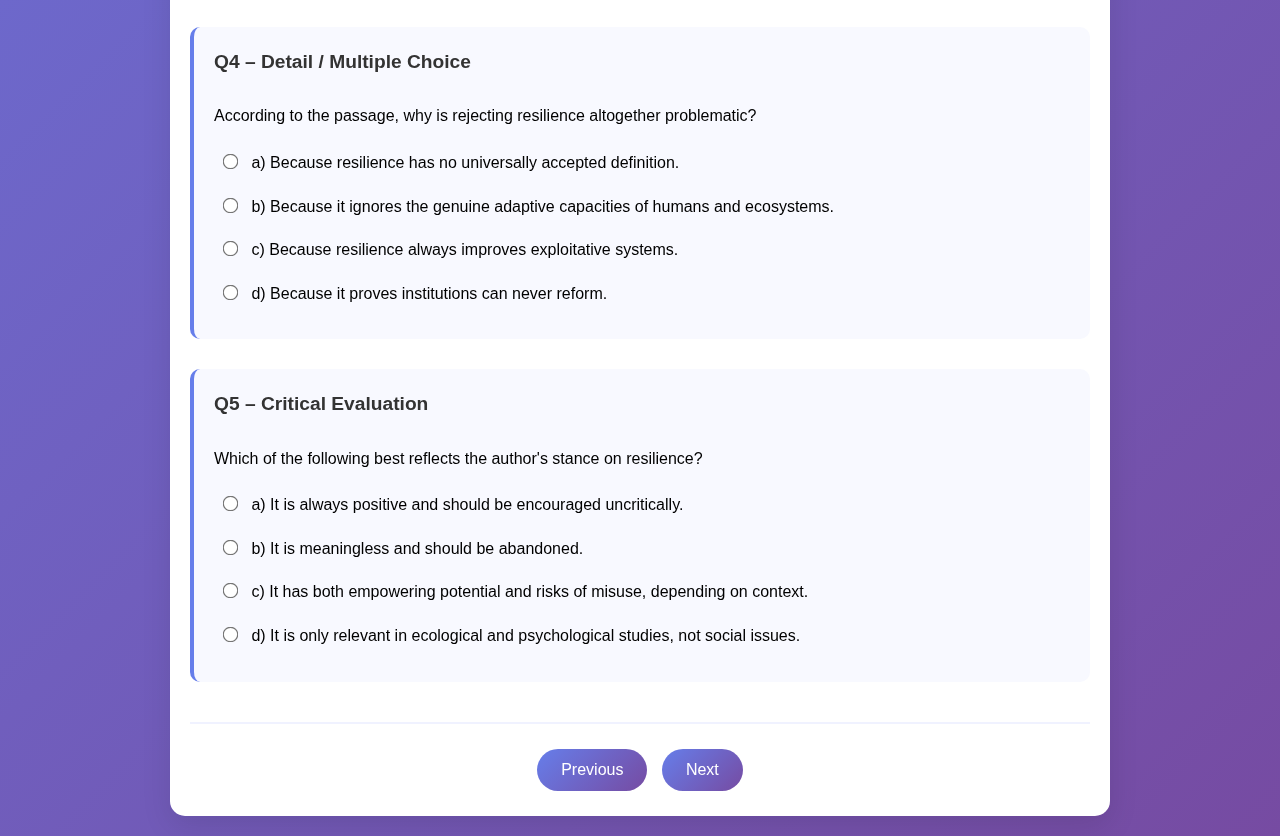
<file: pages/part2main.html>
<!DOCTYPE html>
<html lang="en">
<head>
  <meta charset="UTF-8">
  <title>C2 English Competence Test</title>
  <style>
    body {
      font-family: 'Segoe UI', Tahoma, Geneva, Verdana, sans-serif;
      line-height: 1.6;
      margin: 0;
      padding: 0;
      background: linear-gradient(135deg, #667eea 0%, #764ba2 100%);
      min-height: 100vh;
    }
    
    .container {
      max-width: 900px;
      margin: 0 auto;
      padding: 20px;
      background: white;
      box-shadow: 0 10px 30px rgba(0,0,0,0.1);
      border-radius: 15px;
      margin-top: 20px;
      margin-bottom: 20px;
    }
    
    header {
      text-align: center;
      padding: 30px 0;
      background: linear-gradient(135deg, #4facfe 0%, #00f2fe 100%);
      margin: -20px -20px 30px -20px;
      border-radius: 15px 15px 0 0;
      color: white;
    }
    
    header h1 {
      margin: 0;
      font-size: 2.5em;
      font-weight: 300;
    }
    
    header p {
      margin: 10px 0 0 0;
      opacity: 0.9;
      font-size: 1.1em;
    }
    
    .section {
      display: none;
      animation: fadeIn 0.5s ease-in;
    }
    
    .section.active {
      display: block;
    }
    
    @keyframes fadeIn {
      from { opacity: 0; transform: translateY(20px); }
      to { opacity: 1; transform: translateY(0); }
    }
    
    .task {
      margin-bottom: 30px;
      padding: 20px;
      background: #f8f9ff;
      border-radius: 10px;
      border-left: 4px solid #667eea;
    }
    
    .task h4 {
      color: #333;
      margin-top: 0;
      font-size: 1.2em;
    }
    
    .reading-passage {
      max-height: 250px;
      overflow-y: auto;
      padding: 15px;
      background: #fefcff;
      border: 1px solid #e6e6fa;
      border-radius: 8px;
      font-size: 14px;
      line-height: 1.6;
    }
    
    input[type="text"], textarea {
      width: 100%;
      padding: 10px;
      border: 2px solid #e1e5e9;
      border-radius: 6px;
      font-size: 14px;
      transition: border-color 0.3s ease;
      box-sizing: border-box;
    }
    
    input[type="text"]:focus, textarea:focus {
      outline: none;
      border-color: #667eea;
    }
    
    input[type="radio"] {
      margin-right: 10px;
      transform: scale(1.2);
    }
    
    label {
      display: block;
      margin: 8px 0;
      cursor: pointer;
      padding: 5px;
      border-radius: 5px;
      transition: background-color 0.2s ease;
    }
    
    label:hover {
      background-color: #f0f2ff;
    }
    
    audio {
      width: 100%;
      margin: 10px 0;
    }
    
    button {
      background: linear-gradient(135deg, #667eea 0%, #764ba2 100%);
      color: white;
      border: none;
      padding: 12px 24px;
      border-radius: 25px;
      cursor: pointer;
      font-size: 16px;
      transition: transform 0.2s ease;
      margin: 5px;
    }
    
    button:hover {
      transform: translateY(-2px);
      box-shadow: 0 5px 15px rgba(102, 126, 234, 0.4);
    }
    
    button:disabled {
      background: #ccc;
      cursor: not-allowed;
      transform: none;
    }
    
    .navigation {
      text-align: center;
      margin-top: 40px;
      padding-top: 20px;
      border-top: 2px solid #f0f2ff;
    }
    
    .script-toggle {
      background: linear-gradient(135deg, #ff7eb3 0%, #ff758c 100%);
    }
    
    .listening-script {
      display: none;
      margin-top: 15px;
      background: #fff0f5;
      padding: 15px;
      border-radius: 8px;
      font-size: 14px;
      border: 1px solid #ffb3d1;
    }
    
    .results {
      background: white;
      padding: 30px;
      border-radius: 15px;
      margin: 20px;
    }
    
    .results h2 {
      color: #333;
      text-align: center;
      margin-bottom: 30px;
    }
    
    .results h3 {
      color: #667eea;
      border-bottom: 2px solid #f0f2ff;
      padding-bottom: 10px;
    }
    
    .results p {
      padding: 8px;
      margin: 5px 0;
      border-radius: 5px;
    }
    
    .correct {
      background-color: #d4edda;
      color: #155724;
    }
    
    .incorrect {
      background-color: #f8d7da;
      color: #721c24;
    }
    
    .final-score {
      font-size: 1.5em;
      text-align: center;
      padding: 20px;
      background: linear-gradient(135deg, #4facfe 0%, #00f2fe 100%);
      color: white;
      border-radius: 10px;
      margin: 20px 0;
    }
  </style>
</head>
<body>

<header>
  <h1>C2 English Competence Test</h1>
  <p>Sections 3–5 (Reading, Listening, Grammar & Vocabulary)</p>
</header>

<div class="container">

  <!-- Section 3: Reading -->
  <div class="section active" id="section-3">
    <h3>Section 3: Reading (C2 Level)</h3>
    
    <!-- Reading Passage -->
    <div class="task">
      <h4>Reading Passage</h4>
      <div class="reading-passage">
        <p><em>
        "The concept of resilience has been widely adopted across disciplines, from ecology to psychology and economics. At first glance, resilience appears to denote a straightforward quality: the ability of a system or individual to 'bounce back' from adversity. Yet, on closer examination, the notion is far less simplistic. In ecological studies, resilience does not imply returning to a prior state, but rather the capacity of an ecosystem to absorb disturbances while continuing to function, even if in a transformed state. Likewise, in psychology, resilience is less about eliminating distress and more about sustaining meaningful engagement with life despite ongoing hardship.
        </em></p>
        <p><em>
        However, the widespread embrace of resilience as a buzzword has generated criticism. Some scholars argue that valorizing resilience risks obscuring structural inequities by placing responsibility on individuals to adapt, rather than on institutions to reform. For example, exhorting workers to develop resilience in the face of exploitative labor conditions may normalize injustice rather than challenge it. In this sense, resilience can become complicit with systems of power, quietly reinforcing the very problems it purports to address.
        </em></p>
        <p><em>
        On the other hand, rejecting resilience outright is equally problematic. To deny its significance is to overlook the undeniable fact that human and ecological systems alike do adapt, often in astonishingly creative ways. The challenge, therefore, lies in distinguishing between resilience as an empowering capacity and resilience as a rhetorical tool that excuses structural failure. Only by maintaining this distinction can we appreciate the concept's complexity and avoid its misuse.
        </em></p>
        <p><em>
        Ultimately, resilience is neither an unqualified virtue nor an empty cliché. It is a contested terrain, reflecting both the promise of human adaptability and the perils of overlooking the conditions that necessitate it in the first place."
        </em></p>
      </div>
    </div>

    <!-- Questions -->
    <div class="task">
      <h4>Q1 – Vocabulary-in-Context</h4>
      <p>In the phrase "resilience can become complicit with systems of power," the word <em>complicit</em> most nearly means:</p>
      <label><input type="radio" name="r1" value="a"> a) Actively resisting</label>
      <label><input type="radio" name="r1" value="b"> b) Passively supporting wrongdoing</label>
      <label><input type="radio" name="r1" value="c"> c) Operating independently</label>
      <label><input type="radio" name="r1" value="d"> d) Inevitably collapsing</label>
    </div>

    <div class="task">
      <h4>Q2 – Paraphrase / Gap-fill</h4>
      <p>Complete the sentence based on the text:</p>
      <p><em>In ecological terms, resilience refers to the ability of a system to ______ while still continuing to function, even if in a different form.</em></p>
      <input type="text" name="r2" placeholder="Type your answer here...">
    </div>

    <div class="task">
      <h4>Q3 – Inference (Critical Thinking)</h4>
      <p>What criticism does the passage raise about the widespread use of resilience?</p>
      <label><input type="radio" name="r3" value="a"> a) It distracts from systemic injustices by overemphasizing individual coping.</label>
      <label><input type="radio" name="r3" value="b"> b) It is a meaningless concept with no real-world applications.</label>
      <label><input type="radio" name="r3" value="c"> c) It suggests ecosystems always return to their original state after disturbance.</label>
      <label><input type="radio" name="r3" value="d"> d) It proves individuals cannot adapt without institutional help.</label>
    </div>

    <div class="task">
      <h4>Q4 – Detail / Multiple Choice</h4>
      <p>According to the passage, why is rejecting resilience altogether problematic?</p>
      <label><input type="radio" name="r4" value="a"> a) Because resilience has no universally accepted definition.</label>
      <label><input type="radio" name="r4" value="b"> b) Because it ignores the genuine adaptive capacities of humans and ecosystems.</label>
      <label><input type="radio" name="r4" value="c"> c) Because resilience always improves exploitative systems.</label>
      <label><input type="radio" name="r4" value="d"> d) Because it proves institutions can never reform.</label>
    </div>

    <div class="task">
      <h4>Q5 – Critical Evaluation</h4>
      <p>Which of the following best reflects the author's stance on resilience?</p>
      <label><input type="radio" name="r5" value="a"> a) It is always positive and should be encouraged uncritically.</label>
      <label><input type="radio" name="r5" value="b"> b) It is meaningless and should be abandoned.</label>
      <label><input type="radio" name="r5" value="c"> c) It has both empowering potential and risks of misuse, depending on context.</label>
      <label><input type="radio" name="r5" value="d"> d) It is only relevant in ecological and psychological studies, not social issues.</label>
    </div>
  </div>

  <!-- Section 4: Listening -->
  <div class="section" id="section-4">
    <h3>Section 4: Listening (C2 Level)</h3>
    
    <!-- Audio Note -->
    <div class="task">
      <h4>Audio Instructions</h4>
      <p><strong>Note:</strong> In a real test, you would listen to an audio recording. For this demonstration, please read the transcript below and then answer the questions as if you had listened to it.</p>
      <button type="button" class="script-toggle" onclick="toggleScript()">Show/Hide Listening Script</button>
      <div id="listening-script" class="listening-script">
        <p><em>
        "When people imagine the history of innovation, they often picture a lone genius working tirelessly in isolation, eventually unveiling a revolutionary breakthrough. Yet, this narrative is misleading. Most transformative inventions were not sudden strokes of brilliance, but rather the culmination of countless incremental steps, frequently shaped by collaboration, error, and even sheer accident. The discovery of penicillin, for instance, was hardly the outcome of a meticulous experiment; instead, it emerged from Alexander Fleming's seemingly trivial oversight—neglecting to clean a petri dish.
        </em></p>
        <p><em>
        Equally significant is the social and economic context in which innovations unfold. The steam engine did not transform society merely because of its mechanical efficiency, but because it aligned with the needs of an industrializing Europe eager for faster transport and mass production. Similarly, our current fascination with artificial intelligence is not solely due to its technical sophistication; it reflects broader cultural anxieties about human obsolescence and an appetite for efficiency that borders on obsession.
        </em></p>
        <p><em>
        Thus, to attribute innovation to individual brilliance alone is to misunderstand its essence. What truly propels human progress is the intricate interplay between chance, collaboration, and societal demand—factors far messier, and far more human, than the myth of the solitary genius would suggest."
        </em></p>
      </div>
    </div>

    <!-- Questions -->
    <div class="task">
      <h4>Q1 – Multiple Choice (Main Idea)</h4>
      <p>The central argument of the talk is that:</p>
      <label><input type="radio" name="q1" value="a"> a) Innovation primarily arises from solitary genius working in isolation.</label>
      <label><input type="radio" name="q1" value="b"> b) Most inventions are products of chance, teamwork, and societal needs rather than individual brilliance.</label>
      <label><input type="radio" name="q1" value="c"> c) The steam engine was more important than artificial intelligence in shaping human progress.</label>
      <label><input type="radio" name="q1" value="d"> d) Fleming's discovery of penicillin was entirely deliberate and systematic.</label>
    </div>

    <div class="task">
      <h4>Q2 – Inference (Why?)</h4>
      <p>What does the speaker imply by describing society's fascination with artificial intelligence as "an appetite for efficiency that borders on obsession"?</p>
      <label><input type="radio" name="q2" value="a"> a) Society values efficiency above almost everything else, sometimes irrationally.</label>
      <label><input type="radio" name="q2" value="b"> b) AI is already more efficient than humans in every context.</label>
      <label><input type="radio" name="q2" value="c"> c) Obsession with AI efficiency has eliminated all cultural anxieties.</label>
      <label><input type="radio" name="q2" value="d"> d) The desire for efficiency is unique to the modern technological era.</label>
    </div>

    <div class="task">
      <h4>Q3 – Paraphrase Recognition (Gap-fill)</h4>
      <p>Complete the sentence using the listening passage (exact wording not required, but meaning must match):</p>
      <p><em>The speaker argues that innovation is not merely a technical achievement but also depends on ______ and ______.</em></p>
      <input type="text" name="q3" placeholder="Type your answer here (two key factors)...">
    </div>

    <div class="task">
      <h4>Q4 – Detail (Specific Example)</h4>
      <p>According to the passage, what role did context play in the impact of the steam engine?</p>
      <label><input type="radio" name="q4" value="a"> a) It became influential because its invention coincided with Europe's industrialization needs.</label>
      <label><input type="radio" name="q4" value="b"> b) It was efficient enough to transform society without external factors.</label>
      <label><input type="radio" name="q4" value="c"> c) It spread widely because of its affordability to ordinary citizens.</label>
      <label><input type="radio" name="q4" value="d"> d) It was rejected at first due to fears of unemployment.</label>
    </div>

    <div class="task">
      <h4>Q5 – Critical Thinking (Beyond the Text)</h4>
      <p>The speaker contrasts the "myth of the solitary genius" with the actual drivers of innovation. Which of the following best captures this contrast?</p>
      <label><input type="radio" name="q5" value="a"> a) Genius is timeless, whereas context is temporary.</label>
      <label><input type="radio" name="q5" value="b"> b) Inventions succeed mainly due to accidents, not intelligence.</label>
      <label><input type="radio" name="q5" value="c"> c) Collaboration, chance, and social demand outweigh the role of isolated brilliance.</label>
      <label><input type="radio" name="q5" value="d"> d) The best innovations are always unexpected and unplanned.</label>
    </div>
  </div>

  <!-- Section 5: Grammar & Vocabulary -->
  <div class="section" id="section-5">
    <h3>Section 5: Grammar & Vocabulary (C2 Level)</h3>

    <!-- Q1 -->
    <div class="task">
      <h4>Q1 – Error Correction (Gap-fill)</h4>
      <p>The sentence below contains two errors. Rewrite it correctly.</p>
      <blockquote>"Hardly I had arrived to the conference when I realized I left my notes at home."</blockquote>
      <input type="text" name="g1" placeholder="Rewrite correctly here...">
    </div>

    <!-- Q2 -->
    <div class="task">
      <h4>Q2 – Collocation (Multiple Choice)</h4>
      <p>Complete the sentence with the most appropriate word:</p>
      <p><em>"Although the minister's speech was full of elegant rhetoric, it completely failed to ______ with the concerns of the ordinary citizens."</em></p>
      <label><input type="radio" name="g2" value="a"> a) resonate</label>
      <label><input type="radio" name="g2" value="b"> b) reverberate</label>
      <label><input type="radio" name="g2" value="c"> c) echoe</label>
      <label><input type="radio" name="g2" value="d"> d) reverence</label>
    </div>

    <!-- Q3 -->
    <div class="task">
      <h4>Q3 – Word Formation (Gap-fill)</h4>
      <p><em>"Her constant ______ (ASSERT) during the negotiations made it clear she would not concede easily."</em></p>
      <input type="text" name="g3" placeholder="Type your answer here...">
    </div>

    <!-- Q4 -->
    <div class="task">
      <h4>Q4 – Sentence Transformation (Gap-fill)</h4>
      <p><em>"They started the project only after the funding had been approved."</em></p>
      <p><strong>Begin with:</strong> <em>"Only after..."</em></p>
      <input type="text" name="g4" placeholder="Rewrite starting with 'Only after...'">
    </div>

    <!-- Q5 -->
    <div class="task">
      <h4>Q5 – Vocabulary Precision (Multiple Choice)</h4>
      <p><em>"The scientist argued that the data was too ______ to justify drawing such sweeping conclusions."</em></p>
      <label><input type="radio" name="g5" value="a"> a) tenuous</label>
      <label><input type="radio" name="g5" value="b"> b) vigorous</label>
      <label><input type="radio" name="g5" value="c"> c) prodigious</label>
      <label><input type="radio" name="g5" value="d"> d) conspicuous</label>
    </div>
  </div>

  <!-- Navigation -->
  <div class="navigation">
    <button onclick="prevSection()">Previous</button>
    <button onclick="nextSection()">Next</button>
    <button onclick="submitQuiz()" id="submitBtn" style="display:none;">Submit Quiz</button>
  </div>
</div>

<script>
  let current = 1;
  const total = 3;

  function showSection(n) {
    document.querySelectorAll('.section').forEach((sec, i) => {
      sec.classList.remove('active');
      if (i === n-1) sec.classList.add('active');
    });

    // Toggle submit button
    if (n === total) {
      document.getElementById("submitBtn").style.display = "inline-block";
    } else {
      document.getElementById("submitBtn").style.display = "none";
    }
  }

  function nextSection() {
    if (current < total) {
      current++;
      showSection(current);
    }
  }

  function prevSection() {
    if (current > 1) {
      current--;
      showSection(current);
    }
  }

  function toggleScript() {
    const script = document.getElementById("listening-script");
    script.style.display = script.style.display === "none" || !script.style.display ? "block" : "none";
  }

  // ====== ANSWER KEYS ======
  const answerKey = {
    // Section 3 (Reading)
    r1: "b",
    r2: "absorb disturbances",
    r3: "a",
    r4: "b",
    r5: "c",

    // Section 4 (Listening)
    q1: "b",
    q2: "a",
    q3: ["collaboration", "societal demand", "chance"], // accept multiple key ideas
    q4: "a",
    q5: "c",

    // Section 5 (Grammar & Vocabulary)
    g1: "Hardly had I arrived at the conference when I realized I had left my notes at home.",
    g2: "a",
    g3: "assertiveness",
    g4: "Only after the funding had been approved did they start the project.",
    g5: "a"
  };

  // ====== QUIZ SUBMIT FUNCTION ======
  function submitQuiz() {
    let score = 0;
    let totalQs = 0;
    let results = "<div class='results'><h2>🎯 Quiz Results</h2>";

    // === Helper for radio questions ===
    function checkRadio(qName, correct, label) {
      totalQs++;
      let selected = document.querySelector(`input[name='${qName}']:checked`);
      if (selected && selected.value === correct) {
        score++;
        results += `<p class="correct">${label} ✅ Correct</p>`;
      } else {
        let selectedValue = selected ? selected.value : "No answer selected";
        results += `<p class="incorrect">${label} ❌ Your answer: ${selectedValue} | Correct answer: ${correct}</p>`;
      }
    }

    // === Helper for text input questions ===
    function checkText(qName, correct, label, options=[]) {
      totalQs++;
      let input = document.querySelector(`[name='${qName}']`);
      if (!input) return;
      let ans = input.value.trim().toLowerCase();

      // Handle array of acceptable answers
      let acceptedAnswers = Array.isArray(correct) ? correct : [correct];
      acceptedAnswers = acceptedAnswers.concat(options);
      
      let isCorrect = acceptedAnswers.some(acceptedAns => {
        return ans.includes(acceptedAns.toLowerCase()) || 
               acceptedAns.toLowerCase().includes(ans) ||
               ans === acceptedAns.toLowerCase();
      });

      if (isCorrect && ans.length > 0) {
        score++;
        results += `<p class="correct">${label} ✅ Correct</p>`;
      } else {
        let correctDisplay = Array.isArray(correct) ? correct.join(" or ") : correct;
        results += `<p class="incorrect">${label} ❌ Your answer: "${input.value}" | Correct answer: ${correctDisplay}</p>`;
      }
    }

    // === Section 3: Reading ===
    results += "<h3>📚 Section 3: Reading</h3>";
    checkRadio("r1", answerKey.r1, "Q1 (Vocabulary)");
    checkText("r2", answerKey.r2, "Q2 (Gap-fill)", ["absorb", "disturbances"]);
    checkRadio("r3", answerKey.r3, "Q3 (Inference)");
    checkRadio("r4", answerKey.r4, "Q4 (Detail)");
    checkRadio("r5", answerKey.r5, "Q5 (Critical Evaluation)");

    // === Section 4: Listening ===
    results += "<h3>🎧 Section 4: Listening</h3>";
    checkRadio("q1", answerKey.q1, "Q1 (Main Idea)");
    checkRadio("q2", answerKey.q2, "Q2 (Inference)");
    checkText("q3", answerKey.q3, "Q3 (Gap-fill)", ["collaboration and societal demand", "chance and collaboration"]);
    checkRadio("q4", answerKey.q4, "Q4 (Detail)");
    checkRadio("q5", answerKey.q5, "Q5 (Critical Thinking)");

    // === Section 5: Grammar & Vocabulary ===
    results += "<h3>📝 Section 5: Grammar & Vocabulary</h3>";
    checkText("g1", answerKey.g1, "Q1 (Error Correction)", ["had arrived at", "had left"]);
    checkRadio("g2", answerKey.g2, "Q2 (Collocation)");
    checkText("g3", answerKey.g3, "Q3 (Word Formation)");
    checkText("g4", answerKey.g4, "Q4 (Sentence Transformation)", ["did they start"]);
    checkRadio("g5", answerKey.g5, "Q5 (Vocabulary Precision)");

    // === Final Score ===
    let percentage = Math.round((score / totalQs) * 100);
    let grade = percentage >= 90 ? "A+" : percentage >= 80 ? "A" : percentage >= 70 ? "B" : percentage >= 60 ? "C" : "Needs Improvement";
    
    results += `<div class="final-score">Final Score: ${score} / ${totalQs} (${percentage}%) - Grade: ${grade}</div>`;
    results += "</div>";

    // Replace body with results
    document.body.innerHTML = results;
  }

  // Initialize first section
  showSection(1);
</script>

</body>
</html>
</file>
<file: styles/style.css>
body {
      font-family: 'Segoe UI', Tahoma, sans-serif;
      background: #fefefe;
      margin: 0;
      padding: 0;
      color: #222;
    }

    header {
      background: #64b5f6; /* light blue */
      color: white;
      padding: 20px;
      text-align: center;
	  position: sticky;
	  top: 0;
	  z-index: 1000; /* keeps it above other content */
	  box-shadow: 0 2px 5px rgba(0, 0, 0, 0.1); /* subtle shadow */
    }

    .container {
      max-width: 900px;
      margin: 20px auto;
      background: #fff;
      border-radius: 12px;
      box-shadow: 0 4px 12px rgba(0,0,0,0.1);
      padding: 30px;
    }

    .section {
      display: none;
      animation: fadeIn 0.6s;
    }

    .section.active {
      display: block;
    }

    h3 {
      color: #e91e63; /* peach-pink */
      margin-bottom: 15px;
    }

    .task {
      margin-bottom: 20px;
      padding: 15px;
      background: #fafafa;
      border-left: 4px solid #64b5f6;
      border-radius: 6px;
    }

    textarea, input[type="text"] {
      width: 100%;
      padding: 10px;
      margin-top: 8px;
      border: 1px solid #ccc;
      border-radius: 6px;
      font-size: 15px;
    }

    label {
      display: block;
      margin: 6px 0;
    }

    .navigation {
      text-align: center;
      margin-top: 20px;
    }

    button {
      background: #64b5f6;
      border: none;
      padding: 10px 20px;
      border-radius: 6px;
      color: white;
      font-size: 16px;
      cursor: pointer;
      margin: 5px;
      transition: background 0.3s;
    }

    button:hover {
      background: #42a5f5;
    }

	.recorder {
  margin-top: 10px;
}

.recorder button {
  margin-right: 8px;
  padding: 6px 12px;
  border: none;
  border-radius: 6px;
  cursor: pointer;
  font-size: 14px;
}

.recorder .startBtn {
  background-color: #87ceeb; /* light blue */
  color: white;
}

.recorder .stopBtn {
  background-color: #ffb6b9; /* peach-pink */
  color: white;
}

.recorder .timer {
  font-family: monospace;
  font-weight: bold;
  margin-left: 6px;
}

    @keyframes fadeIn {
      from {opacity: 0;}
      to {opacity: 1;}
    }
</file>
